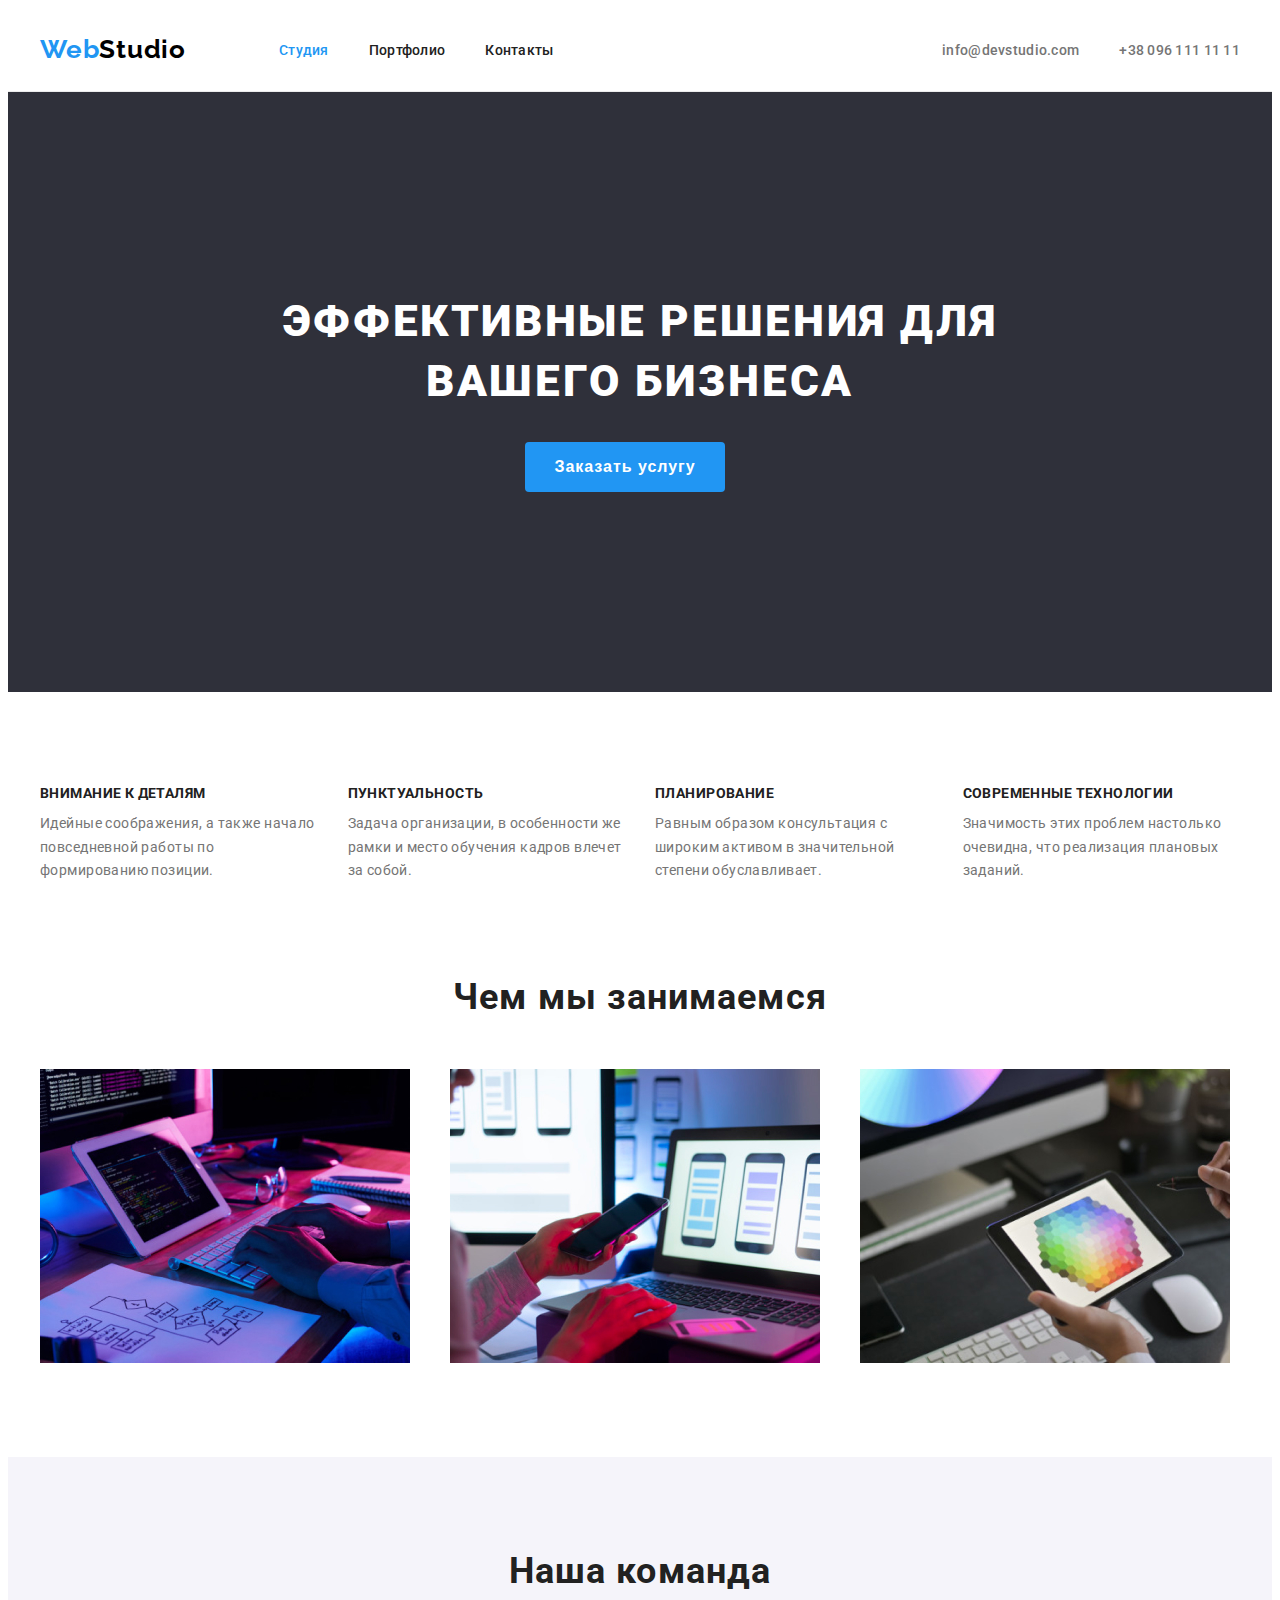
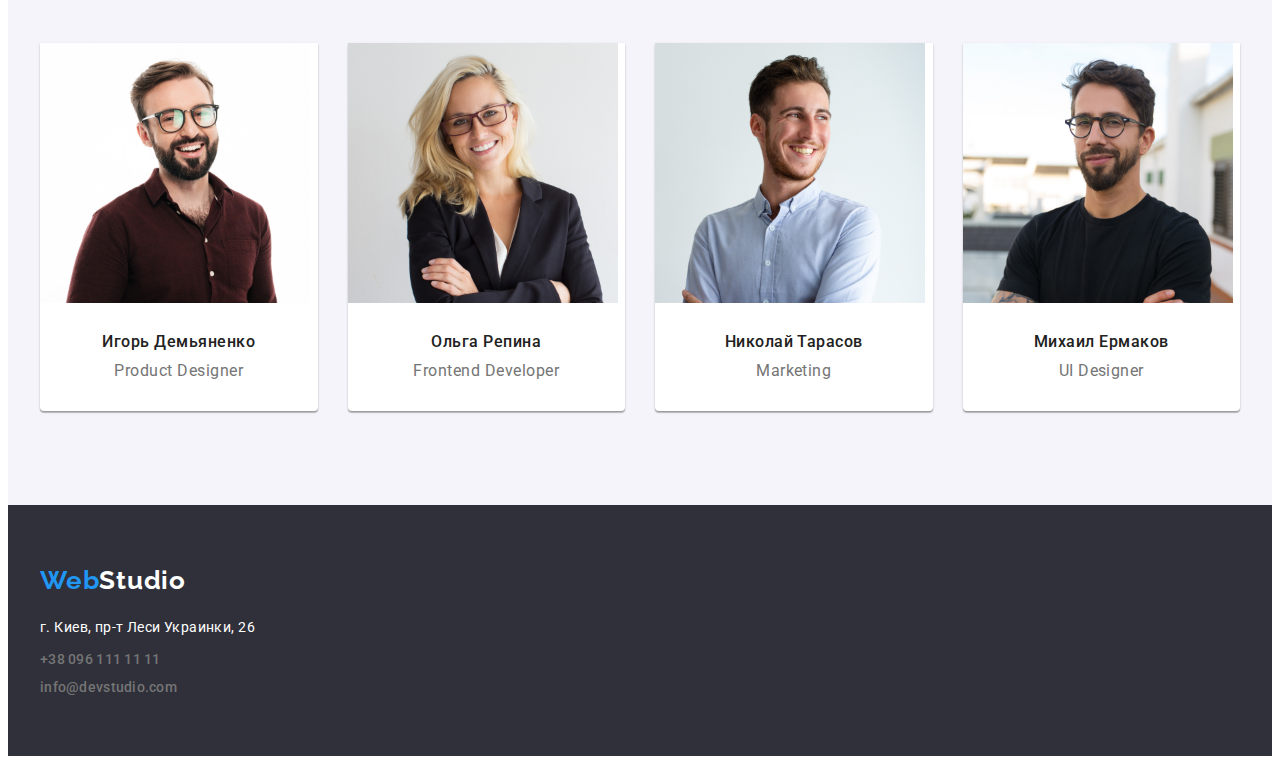
<file: index.html>
<!DOCTYPE html>
<html lang="ru">
<head>
    <meta charset="UTF-8">
    <meta http-equiv="X-UA-Compatible" content="IE=edge">
    <meta name="viewport" content="width=device-width, initial-scale=1.0">
    <title>Студия</title>
    <link rel="preconnect" href="https://fonts.gstatic.com">
    <link href="https://fonts.googleapis.com/css2?family=Raleway:wght@700&family=Roboto:wght@400;500;700;900&display=swap"
        rel="stylesheet">
    <link rel="stylesheet" href="https://cdnjs.cloudflare.com/ajax/libs/modern-normalize/1.0.0/modern-normalize.min.css"
        integrity="sha512-ISS7cAi1PEhQ8jnbJpJZMd29NlhNj4AWYyLOSp2CE/CsHxTCu+r+t0D2yoJudVrd0/8fTVPUVDzY5Tvli75u/g=="
        crossorigin="anonymous" />
    <link rel="stylesheet" href="./css/styles.css">
</head>
<body>
    <header class="header">
        <div class="container">
            <nav class="navigation">
                <a class="logotype logotype-light-theme link" href="./index.html" lang="en">
                    <span class="logo-Web">Web</span>Studio</a>
                <ul class="navigation-list list">
                    <li class="navigation-item">
                        <a class="navigation-link nav-link-onclick-color link" href="./index.html">Студия</a>
                    </li>
                    <li class="navigation-item">
                        <a class="navigation-link navigation-link-color link" href="./portfolio.html">Портфолио</a>
                    </li>
                    <li class="navigation-item">
                        <a class="navigation-link navigation-link-color link" href="">Контакты</a>
                    </li>
                </ul>
            </nav>
            <ul class="tel-list list">
                <li>
                    <a class="mail-link navigation-link tel-link-color link" href="mailto:info@devstudio.com" lang="en">
                        info@devstudio.com
                    </a>
                </li>
                <li>
                    <a class="navigation-link tel-link-color link" href="tel:+380961111111">
                        +38 096 111 11 11
                    </a>
                </li>
            </ul>
        </div>
    </header>
    <main>
        <section class="hero">
            <div class="container">
                <h1 class="hero-title">Эффективные решения для вашего бизнеса</h1>
                <button class="modal-btn" type="button">Заказать услугу</button>
            </div>
        </section>
        <section class="quality">
            <div class="container">
                <h2 class="visually-hidden">Наши качества</h2>
                <ul class="quality-list list">
                    <li class="quality-item">
                        <div class="quality-size">
                            <h3 class="suptitle">Внимание к деталям</h3>
                            <p class="description">
                                Идейные соображения, а также начало повседневной работы по формированию позиции.
                            </p>
                        </div>
                    </li>
                    <li class="quality-item">
                        <div class="quality-size">
                            <h3 class="suptitle">Пунктуальность</h3>
                            <p class="description">
                                Задача организации, в особенности же рамки и место обучения кадров влечет за собой.
                            </p>
                        </div>
                    </li>
                    <li class="quality-item">
                        <div class="quality-size">
                            <h3 class="suptitle">Планирование</h3>
                            <p class="description">
                                Равным образом консультация с широким активом в значительной степени обуславливает.
                            </p>
                        </div>
                    </li>
                    <li class="quality-item">
                        <div class="quality-size">
                            <h3 class="suptitle">Современные технологии</h3>
                            <p class="description">
                                Значимость этих проблем настолько очевидна, что реализация плановых заданий.
                            </p>
                        </div>
                    </li>
                </ul>
            </div>
        </section>
        <section class="work">
            <div class="container">
                <h2 class="title">Чем мы занимаемся</h2>
                <ul class="work-list list">
                    <li class="work-item">
                        <img src="./images/index/img_1.jpg" alt="Ноутбук" width="370" height="294">
                    </li>
                    <li class="work-item">
                        <img src="./images/index/img_2.jpg" alt="Смартфон" width="370" height="294">
                    </li>
                    <li class="work-item">
                        <img src="./images/index/img_3.jpg" alt="Планшет" width="370" height="294">
                    </li>
                </ul>
            </div>
        </section>
        <section class="team">
            <div class="container">
                <h2 class="title">Наша команда</h2>
                <ul class="team-list list">
                    <li class="team-item">
                        <img src="./images/index/Igor.jpg" alt="Дизайнер нашей команды" width="270" height="260">
                        <div class="team-block">
                            <h3 class="name-team">Игорь Демьяненко</h3>
                            <p class="position-team " lang="en">Product Designer</p>
                        </div>
                    </li>
                    <li class="team-item">
                        <img src="./images/index/Olga.jpg" alt="Разработчик нашей команды" width="270" height="260">
                        <div class="team-block">
                            <h3 class="name-team">Ольга Репина</h3>
                            <p class="position-team " lang="en">Frontend Developer</p>
                        </div>
                    </li>
                    <li class="team-item">
                        <img src="./images/index/Nikolay.jpg" alt="Маркетолог нашей команды" width="270" height="260">
                        <div class="team-block">
                            <h3 class="name-team">Николай Тарасов</h3>
                            <p class="position-team " lang="en">Marketing</p>
                        </div>
                    </li>
                    <li class="team-item">
                        <img src="./images/index/Michael.jpg" alt="Дизайнер нашей команды" width="270" height="260">
                        <div class="team-block">
                            <h3 class="name-team">Михаил Ермаков</h3>
                            <p class="position-team " lang="en">UI Designer</p>
                        </div>
                    </li>
                </ul>
            </div>
        </section>
    </main>
    <footer class="footer">
        <div class="container">
            <a class="logotype logotype-dark-theme link" href="./index.html" lang="en">
                <span class="logo-Web">Web</span>Studio</a>
            <address class="address">
                <ul class="list">
                    <li class="contact-list-item">
                        <a class="address-color contact-list-link link" href="https://goo.gl/maps/pDq41oWToVLmDc4w5" target="_blank"
                            rel="noopener noreferrer">
                            г. Киев,
                            пр-т Леси Украинки, 26
                        </a>
                    </li>
                    <li class="contact-list-item">
                        <a class="navigation-link tel-link-color link" href="tel:+380961111111">
                            +38 096 111 11 11
                        </a>
                    </li>
                    <li class="contact-list-item">
                        <a class="navigation-link tel-link-color link" href="mailto:info@devstudio.com" lang="en">
                            info@devstudio.com
                        </a>
                    </li>
                </ul>
            </address>
        </div>
    </footer>
</body>
</html>
</file>
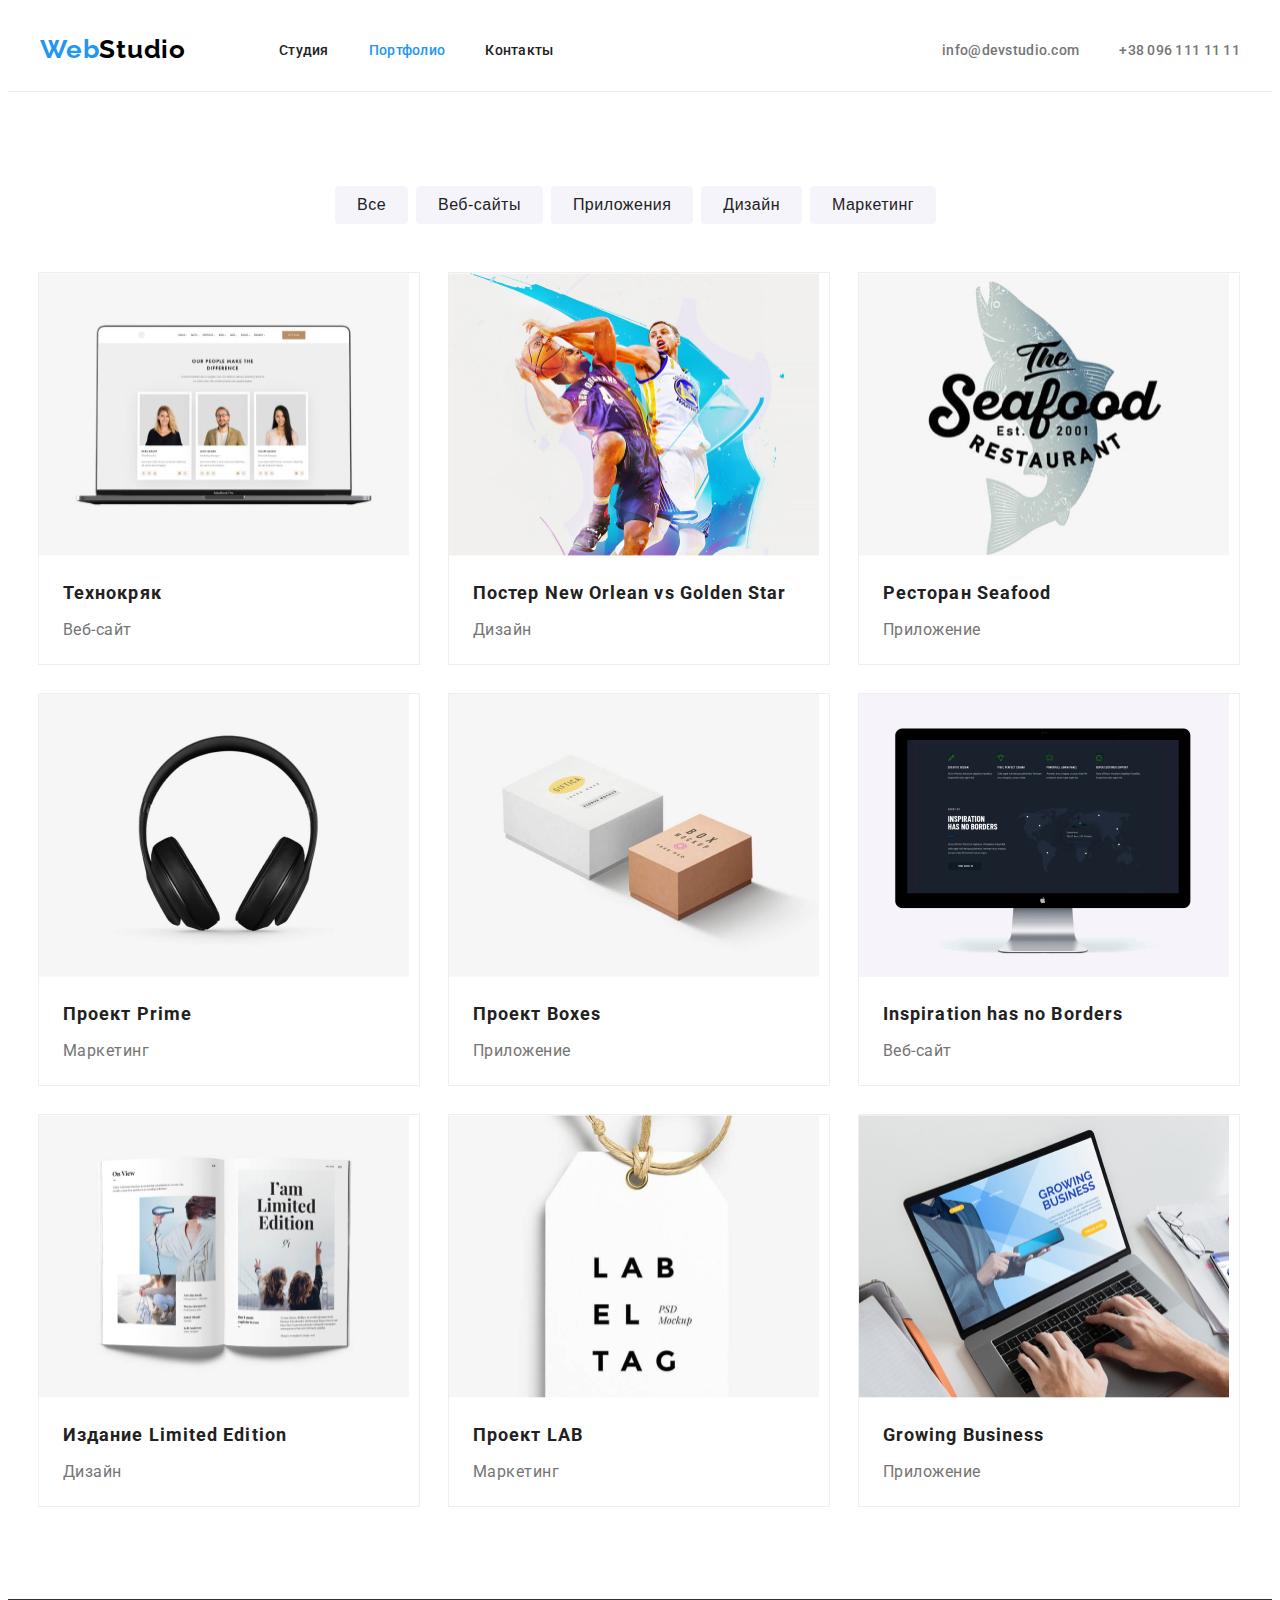
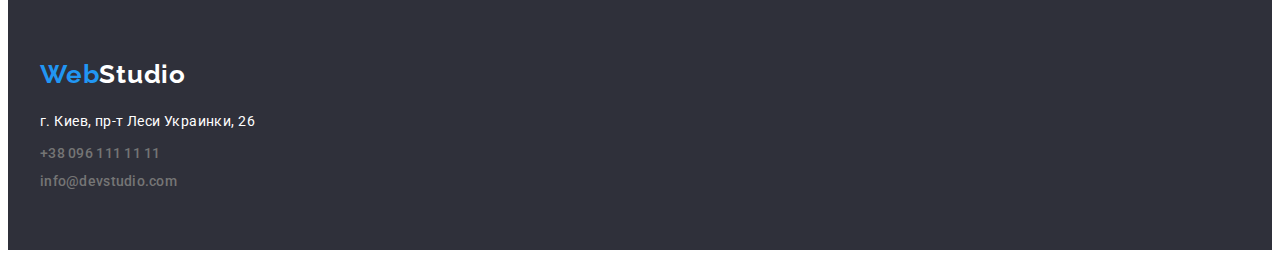
<file: portfolio.html>
<!DOCTYPE html>
<html lang="en">
<head>
    <meta charset="UTF-8">
    <meta http-equiv="X-UA-Compatible" content="IE=edge">
    <meta name="viewport" content="width=device-width, initial-scale=1.0">
    <title>Portfolio</title>
    <link rel="preconnect" href="https://fonts.gstatic.com">
    <link href="https://fonts.googleapis.com/css2?family=Raleway:wght@700&family=Roboto:wght@400;500;700;900&display=swap"
        rel="stylesheet">
    <link rel="stylesheet" href="https://cdnjs.cloudflare.com/ajax/libs/modern-normalize/1.0.0/modern-normalize.min.css"
        integrity="sha512-ISS7cAi1PEhQ8jnbJpJZMd29NlhNj4AWYyLOSp2CE/CsHxTCu+r+t0D2yoJudVrd0/8fTVPUVDzY5Tvli75u/g=="
        crossorigin="anonymous" />
    <link rel="stylesheet" href="./css/styles.css">
</head>
<body>
    <header class="header">
        <div class="container">
            <nav class="navigation">
                <a class="logotype logotype-light-theme link" href="./index.html" lang="en">
                    <span class="logo-Web">Web</span>Studio</a>
                <ul class="navigation-list list">
                    <li class="navigation-item">
                        <a class="navigation-link navigation-link-color link" href="./index.html">Студия</a>
                    </li>
                    <li class="navigation-item">
                        <a class="navigation-link nav-link-onclick-color link" href="./portfolio.html">Портфолио</a>
                    </li>
                    <li class="navigation-item">
                        <a class="navigation-link navigation-link-color link" href="">Контакты</a>
                    </li>
                </ul>
            </nav>
            <ul class="tel-list list">
                <li>
                    <a class="mail-link navigation-link tel-link-color link" href="mailto:info@devstudio.com" lang="en">
                        info@devstudio.com
                    </a>
                </li>
                <li>
                    <a class="navigation-link tel-link-color link" href="tel:+380961111111">
                        +38 096 111 11 11
                    </a>
                </li>
            </ul>
        </div>
    </header>
    <main>
        <section class="gallery">
            <h1 class="visually-hidden">Категории</h1>
            <div class="container">
                <ul class="filter-list list">
                    <li class="filter-item">
                        <button class="filter-btn" type="button">Все</button>
                    </li>
                    <li class="filter-item">
                        <button class="filter-btn" type="button">Веб-сайты</button>
                    </li>
                    <li class="filter-item">
                        <button class="filter-btn" type="button">Приложения</button>
                    </li>
                    <li class="filter-item">
                        <button class="filter-btn" type="button">Дизайн</button>
                    </li>
                    <li class="filter-item">
                        <button class="filter-btn" type="button">Маркетинг</button>
                    </li>
                </ul>
                <ul class="gallery-list list">
                    <li class="gallery-item">
                        <a class="gallery-link link" href="">
                            <img class="gallery-list-img" src="./images/portfolio/Технокряк.jpg" alt="Сайт" width="370" height="283">
                            <div class="gallery-block">
                                <h2 class="project-name">Технокряк</h2>
                                <p class="project-type">Веб-сайт</p>
                            </div>
                        </a>
                    </li>
                    <li class="gallery-item">
                        <a class="gallery-link link" href="">
                            <img class="gallery-list-img" src="./images/portfolio/Golden_Star.jpg" alt="Боскетболисты" width="370"
                                height="283">
                            <div class="gallery-block">
                                <h2 class="project-name">Постер <span lang="en">New Orlean vs Golden Star</span></h2>
                                <p class="project-type">Дизайн</p>
                            </div>
                        </a>
                    </li>
                    <li class="gallery-item">
                        <a class="gallery-link link" href="">
                            <img class="gallery-list-img" src="./images/portfolio/Seafood.jpg" alt="Логотип ресторана" width="370"
                                height="283">
                            <div class="gallery-block">
                                <h2 class="project-name">Ресторан <span lang="en">Seafood</span></h2>
                                <p class="project-type">Приложение</p>
                            </div>
                        </a>
                    </li>
                    <li class="gallery-item">
                        <a class="gallery-link link" href="">
                            <img class="gallery-list-img" src="./images/portfolio/Prime.jpg" alt="Наушники" width="370" height="283">
                            <div class="gallery-block">
                                <h2 class="project-name">Проект <span lang="en">Prime</span></h2>
                                <p class="project-type">Маркетинг</p>
                            </div>
                        </a>
                    </li>
                    <li class="gallery-item">
                        <a class="gallery-link link" href="">
                            <img class="gallery-list-img" src="./images/portfolio/Boxes.jpg" alt="Коробочки" width="370" height="283">
                            <div class="gallery-block">
                                <h2 class="project-name">Проект <span lang="en">Boxes</span></h2>
                                <p class="project-type">Приложение</p>
                            </div>
                        </a>
                    </li>
                    <li class="gallery-item">
                        <a class="gallery-link link" href="">
                            <img class="gallery-list-img" src="./images/portfolio/Inspiration_Borders.jpg" alt="Монитор" width="370"
                                height="283">
                            <div class="gallery-block">
                                <h2 class="project-name" lang="en">Inspiration has no Borders</h2>
                                <p class="project-type">Веб-сайт</p>
                            </div>
                        </a>
                    </li>
                    <li class="gallery-item">
                        <a class="gallery-link link" href="">
                            <img class="gallery-list-img" src="./images/portfolio/Limited_Edition.jpg" alt="Книга" width="370"
                                height="283">
                            <div class="gallery-block">
                                <h2 class="project-name">Издание <span lang="en">Limited Edition</span></h2>
                                <p class="project-type">Дизайн</p>
                            </div>
                        </a>
                    </li>
                    <li class="gallery-item">
                        <a class="gallery-link link" href="">
                            <img class="gallery-list-img" src="./images/portfolio/LAB.jpg" alt="Эмблема" width="370" height="283">
                            <div class="gallery-block">
                                <h2 class="project-name">Проект <span lang="en">LAB</span></h2>
                                <p class="project-type">Маркетинг</p>
                            </div>
                        </a>
                    </li>
                    <li class="gallery-item">
                        <a class="gallery-link link" href="">
                            <img class="gallery-list-img" src="./images/portfolio/Growing_Business.jpg" alt="Работа за ноутбуком"
                                width="370" height="283">
                            <div class="gallery-block">
                                <h2 class="project-name" lang="en">Growing Business</h2>
                                <p class="project-type">Приложение</p>
                            </div>
                        </a>
                    </li>
                </ul>
            </div>
        </section>
    </main>
    <footer class="footer">
        <div class="container">
            <a class="logotype logotype-dark-theme link" href="./index.html" lang="en">
                <span class="logo-Web">Web</span>Studio</a>
            <address class="address">
                <ul class="list">
                    <li class="contact-list-item">
                        <a class="address-color contact-list-link link" href="https://goo.gl/maps/pDq41oWToVLmDc4w5"
                            target="_blank" rel="noopener noreferrer">
                            г. Киев,
                            пр-т Леси Украинки, 26
                        </a>
                    </li>
                    <li class="contact-list-item">
                        <a class="navigation-link tel-link-color link" href="tel:+380961111111">
                            +38 096 111 11 11
                        </a>
                    </li>
                    <li class="contact-list-item">
                        <a class="navigation-link tel-link-color link" href="mailto:info@devstudio.com" lang="en">
                            info@devstudio.com
                        </a>
                    </li>
                </ul>
            </address>
        </div>
    </footer>
</body>
</html>
</file>
<file: css/styles.css>
:root {
  --main-font: "Roboto", sans-serif;
  --secondary-font: "Raleway", sans-serif;
  --accent-color: #2196f3;
  --color-main: #ffffff;
  --color-title: #212121;
  --color-secondary: #2f303a;
  --color-btn: #1d77c0;
  --color-logo: #000000;
  --color-subtext: #757575;
  --color-team: #f5f4fa;
  --section-pad: 94px;
  --border-header: #ececec;
}

body {
  font-family: var(--main-font);
}

h1,
h2,
h3,
h4,
h5,
h6,
p {
  margin: 0;
}

ul,
ol {
  margin: 0;
  padding: 0;
}

img {
  display: block;
}

.link {
  text-decoration: none;
}

.list {
  list-style: none;
}

.visually-hidden {
  position: absolute !important;
  clip: rect(1px 1px 1px 1px); /* IE6, IE7 */
  clip: rect(1px, 1px, 1px, 1px);
  padding: 0 !important;
  border: 0 !important;
  height: 1px !important;
  width: 1px !important;
  overflow: hidden;
}

/* ----- COMPONENTS ----- */
.hero,
.footer {
  background-color: var(--color-secondary);
}

.modal-btn {
  width: 200px;
  height: 50px;
  font-weight: 700;
  font-size: 16px;
  line-height: 1.87;
  letter-spacing: 0.06em;
  cursor: pointer;
  background-color: var(--accent-color);
  color: var(--color-main);
  border: none;
  border-radius: 4px;
  margin-left: 485px;
}

.modal-btn:hover,
.modal-btn:focus {
  background-color: var(--color-btn);
}

.logotype {
  font-family: var(--secondary-font);
  font-weight: 700;
  font-size: 26px;
  line-height: 1.19;
  letter-spacing: 0.03em;
  padding-top: 24px;
  padding-bottom: 25px;
}

.logotype-light-theme {
  color: var(--color-logo);
}

.logotype-dark-theme {
  color: var(--color-main);
}

.logo-Web {
  color: var(--accent-color);
}

.title {
  font-weight: 700;
  font-size: 36px;
  line-height: 1.16;
  letter-spacing: 0.03em;
  color: var(--color-title);
  margin-bottom: 50px;
  text-align: center;
}

.container {
  width: 1200px;
  margin: 0 auto;
  padding-left: 15px;
  padding-right: 15px;
}

/* ----- END COMPONENTS ----- */

/* ----- HEADER ----- */
.header {
  border-bottom: 1px solid var(--border-header);
}

.header .container {
  display: flex;
  align-items: center;
}

.navigation {
  display: flex;
  align-items: center;
}

.navigation-list {
  display: flex;
  align-items: center;
}

.tel-list {
  padding-top: 32px;
  padding-bottom: 32px;
  display: flex;
  align-items: center;
  margin-left: auto;
}

.navigation-link {
  font-weight: 500;
  font-size: 14px;
  line-height: 1.14;
  letter-spacing: 0.02em;
  padding-top: 5px;
  padding-bottom: 5px;
}

.navigation-item:not(:last-child) {
  margin-right: 40px;
}

.logotype {
  margin-right: 93px;
}

.navigation-link-color {
  color: var(--color-title);
}

.nav-link-onclick-color {
  color: var(--accent-color);
}

.navigation-link:hover,
.navigation-link:focus {
  color: var(--accent-color);
}

.tel-link-color {
  color: var(--color-subtext);
}

.mail-link {
  margin-right: 40px;
}

/* ----- END HEADER ----- */

/* ----- HERO ----- */
.hero {
  padding-top: 200px;
  padding-bottom: 200px;
}

.hero-title {
  font-weight: 900;
  font-size: 44px;
  line-height: 1.36;
  letter-spacing: 0.06em;
  text-transform: uppercase;
  color: var(--color-main);
  margin-bottom: 30px;
  padding-left: 237px;
  padding-right: 237px;
  text-align: center;
}
/* ----- END HERO ----- */
/* ----- quality ----- */

.description {
  font-weight: 400;
  font-size: 14px;
  line-height: 1.71;
  letter-spacing: 0.03em;
  color: var(--color-subtext);
}

.suptitle {
  font-weight: 700;
  font-size: 14px;
  line-height: 1.14;
  letter-spacing: 0.03em;
  text-transform: uppercase;
  color: var(--color-title);
  margin-bottom: 10px;
}

.quality {
  padding-top: var(--section-pad);
  padding-bottom: var(--section-pad);
}

.quality-list {
  display: flex;
  flex-wrap: wrap;
  margin-left: -30px;
  margin-top: -30px;
}

.quality-item {
  flex-basis: calc(100% / 4 - 30px);
  margin-left: 30px;
  margin-top: 30px;
}

/* ----- END quality ----- */
/* ----- work ----- */
.work {
  padding-bottom: var(--section-pad);
}

.work-list {
  display: flex;
  flex-wrap: wrap;
  margin-left: -30px;
  margin-top: -30px;
}

.work-item {
  flex-basis: calc(100% / 3 - 30px);
  margin-left: 30px;
  margin-top: 30px;
}

/* ----- END work ----- */
/* ----- OUR TEAM ----- */
.team {
  padding-top: var(--section-pad);
  padding-bottom: var(--section-pad);
  background: var(--color-team);
}

.team-list {
  display: flex;
  flex-wrap: wrap;
  margin-left: -30px;
  margin-bottom: -30px;
}

.team-item {
  flex-basis: calc(100% / 4 - 30px);
  margin-left: 30px;
  margin-bottom: 30px;
  background: var(--color-main);
  box-shadow: 0px 1px 3px rgba(0, 0, 0, 0.12), 0px 1px 1px rgba(0, 0, 0, 0.14),
    0px 2px 1px rgba(0, 0, 0, 0.2);
  border-radius: 0px 0px 4px 4px;
}

.team-block {
  padding: 30px 32px;
}

.name-team {
  font-weight: 500;
  font-size: 16px;
  line-height: 1.18;
  letter-spacing: 0.03em;
  color: var(--color-title);
  text-align: center;
  margin-bottom: 10px;
}

.position-team {
  font-weight: 400;
  font-size: 16px;
  line-height: 1.18;
  letter-spacing: 0.03em;
  color: var(--color-subtext);
  text-align: center;
}
/* ----- END OUR TEAM ----- */

/* ----- FOOTER ----- */
.footer {
  padding-top: 60px;
  padding-bottom: 60px;
}

.contact-list-item:not(:last-child) {
  margin-bottom: 9px;
}

.address {
  margin-top: 20px;
  font-style: normal;
}

.contact-list-link {
  font-weight: 400;
  font-size: 14px;
  line-height: 1.71;
  letter-spacing: 0.03em;
  color: var(--color-main);
}

.contact-list-link:hover,
.contact-list-link:focus {
  color: var(--accent-color);
}

/* ----- END FOOTER ----- */

/* ----- Portfolio ----- */
/* ----- Main ----- */

.gallery {
  padding-top: var(--section-pad);
  padding-bottom: var(--section-pad);
}

.filter-list {
  display: flex;
  margin-left: 295px;
}

.filter-item {
  margin-bottom: 15px;
}

.filter-item:not(:last-child) {
  margin-right: 8px;
}

.filter-btn {
  font-weight: 500;
  font-size: 16px;
  line-height: 1.62;
  letter-spacing: 0.03em;
  cursor: pointer;
  color: var(--color-title);
  background-color: var(--color-team);
  border: none;
  border-radius: 4px;
  padding-left: 22px;
  padding-right: 22px;
  padding-top: 6px;
  padding-bottom: 6px;
}

.filter-btn:hover,
.filter-btn:focus {
  background-color: var(--accent-color);
  color: var(--color-main);
  box-shadow: 0px 3px 1px rgba(0, 0, 0, 0.1), 0px 3px 1px rgba(0, 0, 0, 0.1),
    0px 1px 2px rgba(0, 0, 0, 0.08), 0px 2px 2px rgba(0, 0, 0, 0.12);
}

.project-name {
  font-weight: 700;
  font-size: 18px;
  line-height: 2;
  letter-spacing: 0.06em;
  color: var(--color-title);
  margin-bottom: 4px;
}

.project-type {
  font-weight: 400;
  font-size: 16px;
  line-height: 1.87;
  letter-spacing: 0.03em;
  color: var(--color-subtext);
}

.gallery-list {
  padding-top: 33px;
  display: flex;
  flex-wrap: wrap;
  margin-left: -30px;
  margin-bottom: -30px;
}

.gallery-item {
  flex-basis: calc(100% / 3 - 30px);
  margin-left: 28px;
  margin-bottom: 28px;
  border: 1px solid #eeeeee;
}

.gallery-item:hover,
.gallery-item:focus {
  box-shadow: 0px 1px 1px rgba(0, 0, 0, 0.12), 0px 4px 4px rgba(0, 0, 0, 0.06),
    1px 4px 6px rgba(0, 0, 0, 0.16);
}
.gallery-block {
  margin-left: 24px;
  margin-right: 24px;
  margin-top: 19px;
  margin-bottom: 19px;
}
/* ----- END Main ----- */
/* ----- END Portfolio ----- */ ;
</file>
